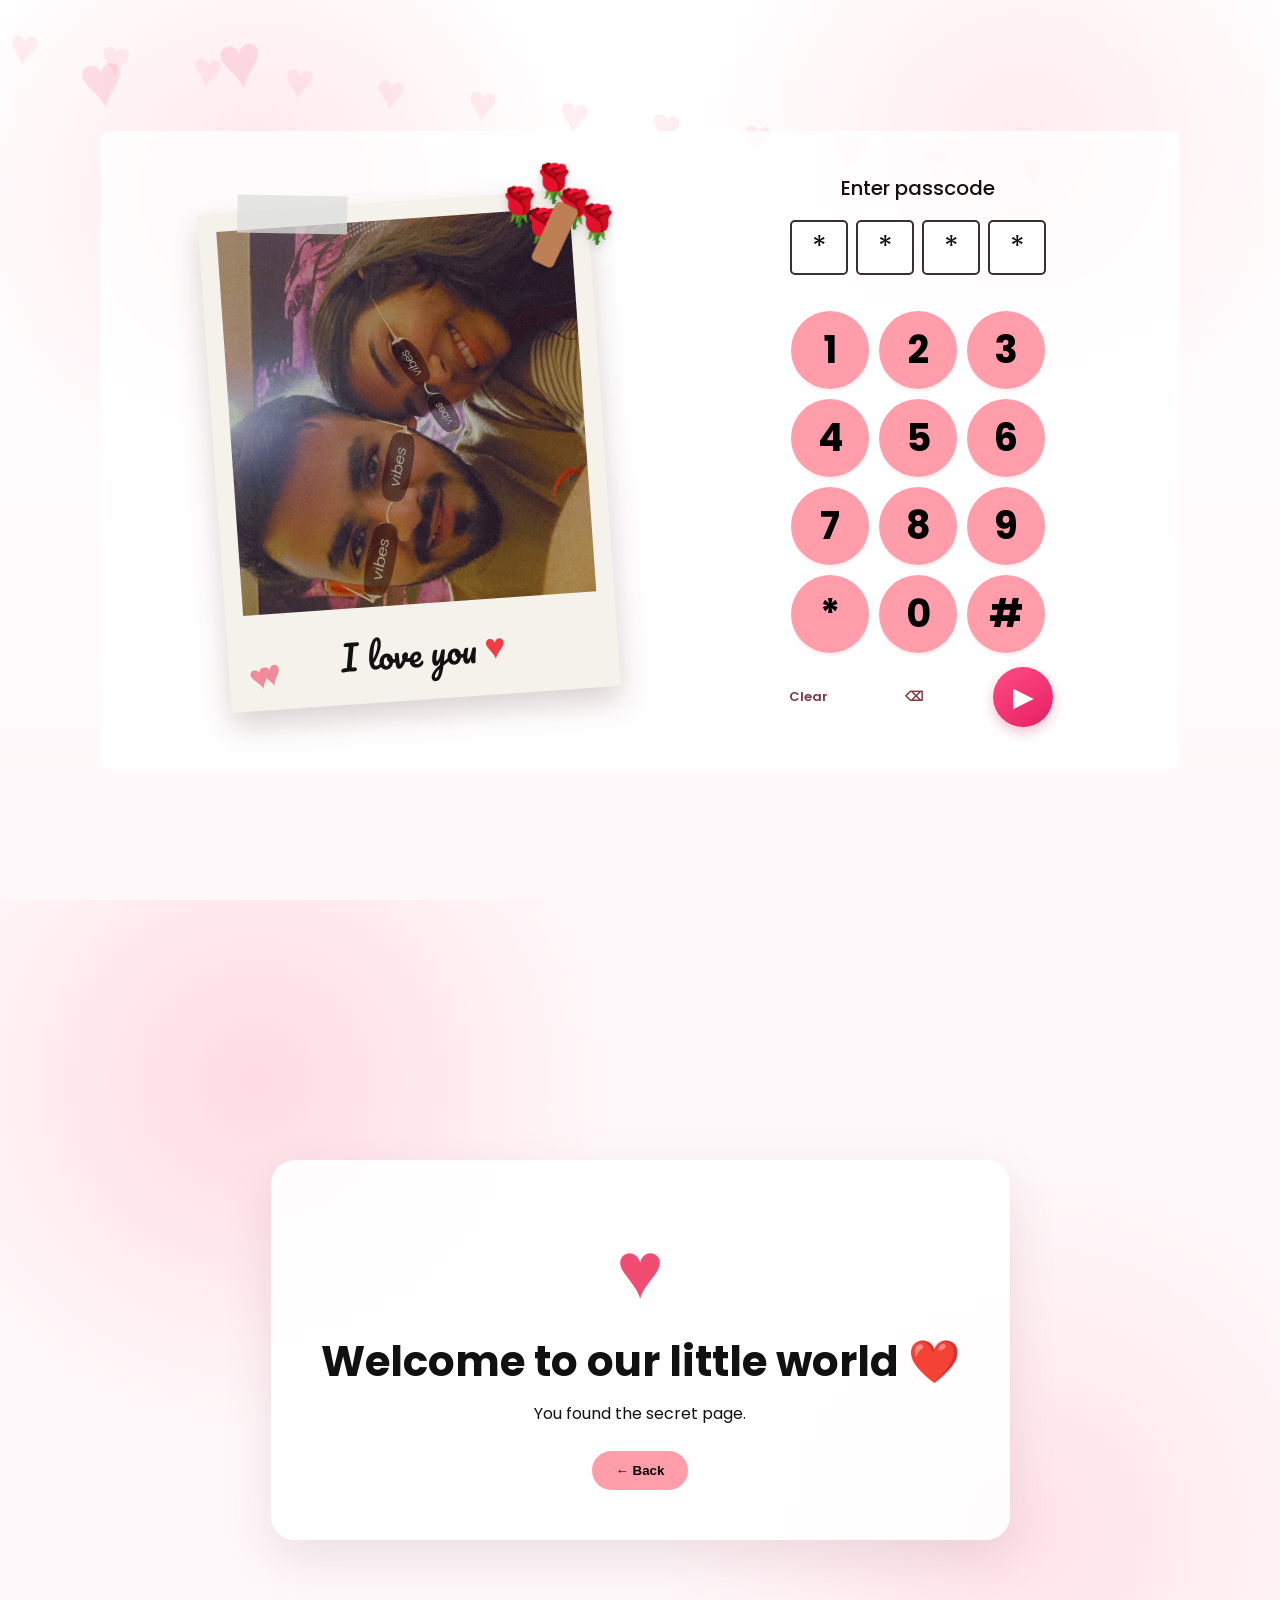
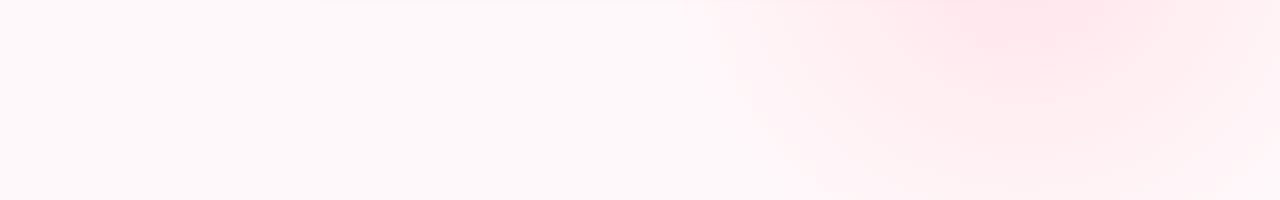
<file: index.html>
<!DOCTYPE html>
<html lang="en">
<head>
  <meta charset="UTF-8" />
  <meta name="viewport" content="width=device-width, initial-scale=1.0, maximum-scale=1.0, user-scalable=no" />
  <title>Our Little Secret ❤️</title>
  <link rel="preconnect" href="https://fonts.googleapis.com">
  <link rel="preconnect" href="https://fonts.gstatic.com" crossorigin>
  <link href="https://fonts.googleapis.com/css2?family=Pacifico&family=Poppins:wght@400;500;600;700&display=swap" rel="stylesheet">
  <link rel="stylesheet" href="style.css" />
</head>
<body>
  <div class="heart-bg" aria-hidden="true"></div>

  <main class="screen">
    <section class="card">
      <div class="photo-side">
        <div class="polaroid">
          <div class="tape"></div>
          <div class="bouquet" aria-hidden="true">
            <span>🌹</span><span>🌹</span><span>🌹</span><span>🌹</span><span>🌹</span>
            <i></i>
          </div>
          <img src="couple-photo.jpeg" alt="Our photo" />
          <div class="caption">
            <span class="little-hearts">♥ ♥</span>
            <span>I love you</span><span class="red-heart">♥</span>
          </div>
        </div>
      </div>

      <div class="passcode-side">
        <h1>Enter passcode</h1>

        <div class="dots" aria-label="Passcode">
          <div class="dot-box" id="dot0">*</div>
          <div class="dot-box" id="dot1">*</div>
          <div class="dot-box" id="dot2">*</div>
          <div class="dot-box" id="dot3">*</div>
        </div>

        <p class="message" id="message" aria-live="polite"></p>

        <div class="keypad">
          <button class="key" data-key="1">1</button>
          <button class="key" data-key="2">2</button>
          <button class="key" data-key="3">3</button>
          <button class="key" data-key="4">4</button>
          <button class="key" data-key="5">5</button>
          <button class="key" data-key="6">6</button>
          <button class="key" data-key="7">7</button>
          <button class="key" data-key="8">8</button>
          <button class="key" data-key="9">9</button>
          <button class="key symbol" data-key="*">*</button>
          <button class="key" data-key="0">0</button>
          <button class="key symbol" data-key="#">#</button>
        </div>

        <div class="actions">
          <button id="clearBtn" class="small-action">Clear</button>
          <button id="backBtn" class="small-action">⌫</button>
          <button id="enterBtn" class="enter-btn" aria-label="Enter">▶</button>
        </div>
      </div>
    </section>
  </main>

  <section id="secretPage" class="secret-page" hidden>
    <div class="secret-content">
      <div class="big-heart">♥</div>
      <h2>Welcome to our little world ❤️</h2>
      <p>You found the secret page.</p>
      <button id="backToLock" class="return-btn">← Back</button>
    </div>
  </section>

  <script src="script.js"></script>
</body>
</html>
</file>
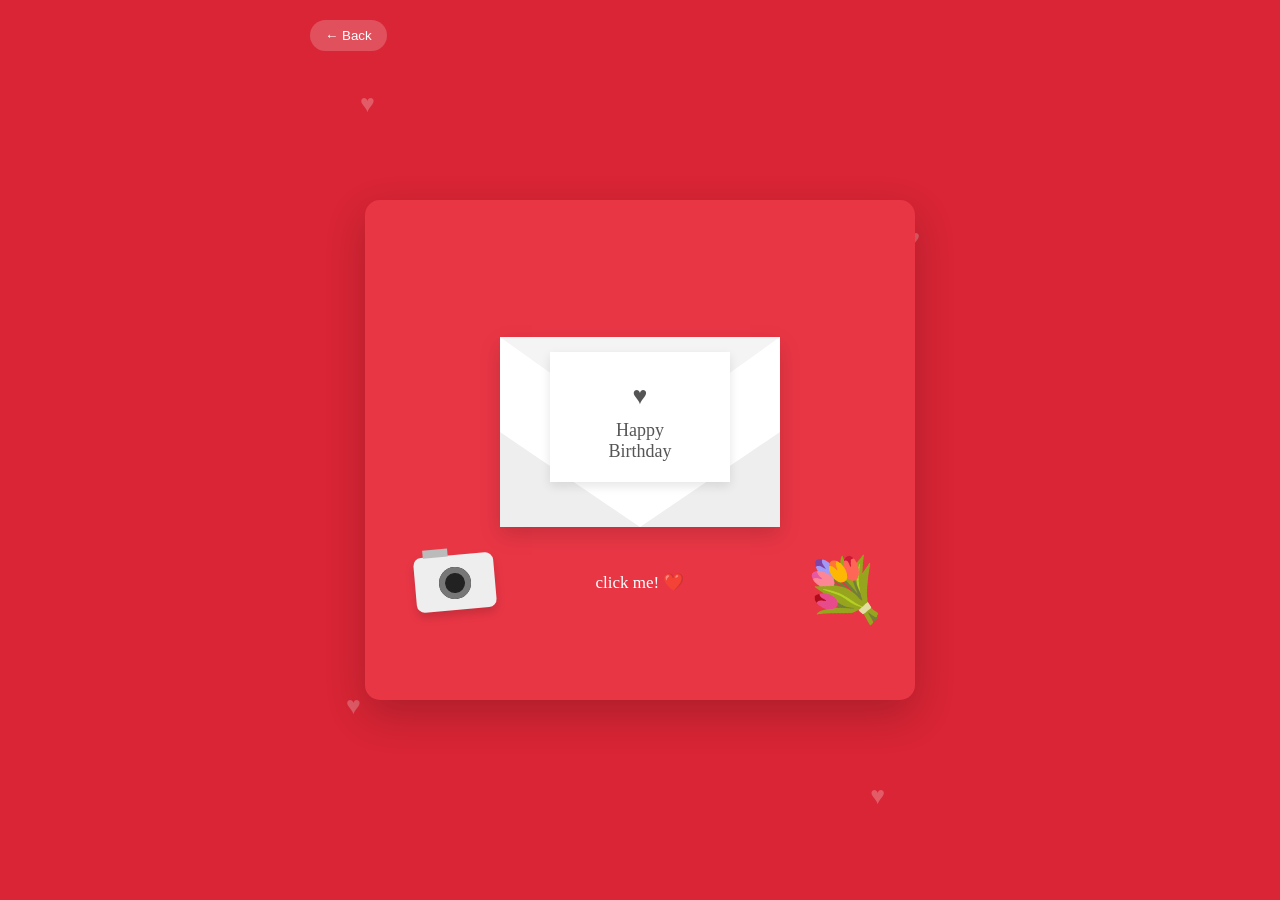
<file: page2.html>
<!DOCTYPE html>
<html lang="en">
<head>
  <meta charset="UTF-8">
  <meta name="viewport" content="width=device-width, initial-scale=1.0">

  <title>Happy Birthday ❤️</title>

  <style>
    * {
      box-sizing: border-box;
      margin: 0;
      padding: 0;
    }

    body {
      min-height: 100vh;
      background: #d92535;
      font-family: Georgia, serif;
      overflow: hidden;
      display: flex;
      justify-content: center;
      align-items: center;
    }

    .page {
      width: 100%;
      max-width: 700px;
      min-height: 100vh;
      position: relative;
      display: flex;
      justify-content: center;
      align-items: center;
    }

    /* Hearts in the background */
    .heart {
      position: absolute;
      color: rgba(255, 255, 255, 0.25);
      font-size: 25px;
      animation: float 5s infinite ease-in-out;
    }

    .h1 { top: 10%; left: 10%; }
    .h2 { top: 25%; right: 10%; }
    .h3 { bottom: 20%; left: 8%; }
    .h4 { bottom: 10%; right: 15%; }
    .h5 { top: 45%; left: 20%; }
    .h6 { top: 60%; right: 20%; }

    @keyframes float {
      0%, 100% {
        transform: translateY(0);
      }

      50% {
        transform: translateY(-15px);
      }
    }

    /* Main birthday card */
    .birthday-card {
      position: relative;
      width: 90%;
      max-width: 550px;
      min-height: 500px;
      background: #e93645;
      border-radius: 15px;
      display: flex;
      flex-direction: column;
      justify-content: center;
      align-items: center;
      box-shadow: 0 15px 40px rgba(0,0,0,0.2);
    }

    /* Envelope */
    .envelope {
      width: 280px;
      height: 190px;
      background: #fff;
      position: relative;
      margin-top: 30px;
      box-shadow: 0 8px 20px rgba(0,0,0,0.15);
    }

    .envelope::before {
      content: "";
      position: absolute;
      top: 0;
      left: 0;
      border-left: 140px solid transparent;
      border-right: 140px solid transparent;
      border-top: 100px solid #f4f4f4;
      z-index: 2;
    }

    .envelope::after {
      content: "";
      position: absolute;
      bottom: 0;
      left: 0;
      border-left: 140px solid #eeeeee;
      border-top: 95px solid transparent;
      border-right: 140px solid #eeeeee;
    }

    /* Birthday paper */
    .letter {
      position: absolute;
      z-index: 5;
      top: 15px;
      left: 50%;
      transform: translateX(-50%);
      width: 180px;
      height: 130px;
      background: white;
      padding: 30px 10px;
      text-align: center;
      color: #555;
      font-size: 18px;
      box-shadow: 0 4px 10px rgba(0,0,0,.1);
    }

    .letter span {
      display: block;
      font-size: 25px;
      margin-bottom: 10px;
    }

    /* Camera */
    .camera {
      position: absolute;
      left: 50px;
      bottom: 90px;
      width: 80px;
      height: 55px;
      background: #eee;
      border-radius: 8px;
      transform: rotate(-5deg);
      box-shadow: 0 5px 10px rgba(0,0,0,.15);
    }

    .camera::before {
      content: "";
      position: absolute;
      width: 32px;
      height: 32px;
      background: #222;
      border-radius: 50%;
      left: 24px;
      top: 12px;
      box-shadow: inset 0 0 0 6px #777;
    }

    .camera::after {
      content: "";
      position: absolute;
      width: 25px;
      height: 8px;
      background: #bbb;
      top: -7px;
      left: 10px;
    }

    /* Flowers */
    .flowers {
      position: absolute;
      right: 30px;
      bottom: 70px;
      font-size: 65px;
      transform: rotate(-10deg);
    }

    .flower-text {
      position: absolute;
      right: 35px;
      bottom: 45px;
      font-size: 30px;
    }

    /* Click text */
    .click {
      margin-top: 45px;
      color: white;
      font-size: 17px;
      cursor: pointer;
      animation: pulse 1.5s infinite;
    }

    @keyframes pulse {
      0%, 100% {
        opacity: 1;
      }

      50% {
        opacity: .5;
      }
    }

    /* Back button */
    .back {
      position: absolute;
      top: 20px;
      left: 20px;
      border: none;
      background: rgba(255,255,255,.2);
      color: white;
      padding: 8px 15px;
      border-radius: 20px;
      cursor: pointer;
    }

    @media(max-width: 500px) {

      .envelope {
        width: 230px;
        height: 160px;
      }

      .envelope::before {
        border-left-width: 115px;
        border-right-width: 115px;
        border-top-width: 80px;
      }

      .envelope::after {
        border-left-width: 115px;
        border-right-width: 115px;
        border-top-width: 80px;
      }

      .letter {
        width: 150px;
        height: 110px;
        font-size: 15px;
      }

      .camera {
        left: 25px;
        bottom: 80px;
        transform: scale(.7);
      }

      .flowers {
        right: 15px;
        bottom: 70px;
        font-size: 45px;
      }
    }
  </style>
</head>

<body>

  <div class="page">

    <div class="heart h1">♥️</div>
    <div class="heart h2">♥️</div>
    <div class="heart h3">♥️</div>
    <div class="heart h4">♥️</div>
    <div class="heart h5">♥️</div>
    <div class="heart h6">♥️</div>

    <button class="back" onclick="window.location.href='index.html'">
      ← Back
    </button>

    <div class="birthday-card">

      <div class="envelope">

        <div class="letter">
          <span>♥️</span>
          Happy<br>
          Birthday
        </div>

      </div>

      <div class="camera"></div>

      <div class="flowers">💐</div>

      <div class="click" onclick="showMessage()">
        click me! ❤️
      </div>

    </div>

  </div>

  <script>
    function showMessage() {
      alert("Happy Birthday! ❤️ I hope you have the most beautiful day!");
    }
  </script>

</body>
</html>
</file>
<file: style.css>
* { box-sizing: border-box; }

:root {
  --pink: #ff9eaa;
  --pink-dark: #ef7182;
  --ink: #111;
  --soft-white: rgba(255,255,255,.92);
}

html, body {
  margin: 0;
  min-height: 100%;
  font-family: "Poppins", sans-serif;
  color: var(--ink);
}

body {
  min-height: 100vh;
  overflow-x: hidden;
  background: #fff;
}

.heart-bg {
  position: fixed;
  inset: 0;
  z-index: -2;
  background:
    radial-gradient(circle at 20% 20%, rgba(255, 173, 189, .28), transparent 25%),
    radial-gradient(circle at 80% 15%, rgba(255, 188, 202, .28), transparent 25%),
    linear-gradient(#fff 0%, #fff8fa 100%);
  overflow: hidden;
}

.heart-bg::before {
  content: "♥  ♥   ♥     ♥  ♥    ♥  ♥   ♥     ♥    ♥   ♥    ♥     ♥  ♥   ♥     ♥  ♥    ♥";
  position: absolute;
  inset: -10%;
  color: rgba(244, 116, 145, .20);
  font-size: clamp(30px, 5vw, 70px);
  line-height: 1.8;
  letter-spacing: 18px;
  transform: rotate(-8deg) scale(1.2);
  word-spacing: 25px;
  white-space: normal;
}

.heart-bg::after {
  content: "♥   ♥      ♥   ♥    ♥       ♥   ♥      ♥     ♥   ♥       ♥     ♥    ♥";
  position: absolute;
  inset: 8% -10%;
  color: rgba(247, 132, 155, .13);
  font-size: clamp(22px, 4vw, 55px);
  line-height: 2.1;
  letter-spacing: 24px;
  transform: rotate(7deg);
}

.screen {
  min-height: 100vh;
  display: grid;
  place-items: center;
  padding: 38px 22px;
}

.card {
  width: min(1080px, 96vw);
  min-height: 620px;
  display: grid;
  grid-template-columns: 1.1fr .9fr;
  align-items: center;
  gap: 35px;
  padding: 42px 48px;
  background: rgba(255,255,255,.76);
  backdrop-filter: blur(5px);
  border-radius: 8px;
}

.photo-side {
  display: grid;
  place-items: center;
  min-height: 520px;
}

.polaroid {
  position: relative;
  width: min(390px, 82vw);
  background: #f5f1eb;
  padding: 18px 18px 0;
  box-shadow: 0 14px 30px rgba(75, 35, 35, .20);
  transform: rotate(-4deg);
}

.polaroid img {
  display: block;
  width: 100%;
  height: 385px;
  object-fit: cover;
  object-position: center;
  background: #ddd;
}

.tape {
  position: absolute;
  z-index: 5;
  width: 110px;
  height: 38px;
  left: 40px;
  top: -13px;
  background: rgba(221, 224, 220, .76);
  transform: rotate(5deg);
}

.caption {
  min-height: 96px;
  display: flex;
  align-items: center;
  justify-content: center;
  gap: 7px;
  font-family: "Pacifico", cursive;
  font-size: clamp(24px, 3vw, 34px);
  color: #111;
  position: relative;
}

.red-heart {
  color: #f23c43;
  font-family: sans-serif;
  font-size: 1.05em;
}

.little-hearts {
  position: absolute;
  left: 2px;
  bottom: 13px;
  color: #f18b9b;
  font-family: sans-serif;
  font-size: 36px;
  transform: rotate(-12deg);
  letter-spacing: -10px;
}

.bouquet {
  position: absolute;
  z-index: 4;
  right: -29px;
  top: -40px;
  width: 120px;
  height: 110px;
  transform: rotate(5deg);
  filter: drop-shadow(0 5px 5px rgba(0,0,0,.15));
}

.bouquet span {
  position: absolute;
  font-size: 37px;
}
.bouquet span:nth-child(1) { left: 34px; top: 5px; }
.bouquet span:nth-child(2) { left: 0; top: 29px; }
.bouquet span:nth-child(3) { left: 55px; top: 30px; }
.bouquet span:nth-child(4) { left: 24px; top: 50px; }
.bouquet span:nth-child(5) { left: 78px; top: 45px; }
.bouquet i {
  position: absolute;
  width: 24px;
  height: 65px;
  background: #bd8054;
  left: 47px;
  top: 52px;
  transform: rotate(24deg);
  border-radius: 5px;
}

.passcode-side {
  display: flex;
  flex-direction: column;
  align-items: center;
}

.passcode-side h1 {
  margin: 0 0 17px;
  font-size: 20px;
  font-weight: 500;
}

.dots {
  display: flex;
  gap: 8px;
  margin-bottom: 9px;
}

.dot-box {
  width: 58px;
  height: 55px;
  display: grid;
  place-items: center;
  border: 2px solid #333;
  border-radius: 5px;
  background: rgba(255,255,255,.82);
  font-size: 30px;
  line-height: 1;
}

.message {
  height: 24px;
  margin: 0 0 3px;
  color: #d73c52;
  font-size: 13px;
  font-weight: 600;
}

.keypad {
  display: grid;
  grid-template-columns: repeat(3, 78px);
  gap: 10px;
  justify-content: center;
}

.key {
  width: 78px;
  height: 78px;
  border: 0;
  border-radius: 50%;
  background: var(--pink);
  color: #000;
  font: 700 38px/1 "Poppins", sans-serif;
  cursor: pointer;
  -webkit-tap-highlight-color: transparent;
  box-shadow: 0 3px 0 rgba(205, 88, 105, .08);
  transition: transform .08s ease, filter .12s ease;
}

.key:active {
  transform: scale(.92);
  filter: brightness(.96);
}

.actions {
  width: 270px;
  display: flex;
  justify-content: space-between;
  align-items: center;
  margin-top: 14px;
}

.small-action {
  border: 0;
  background: transparent;
  color: #7c3b45;
  font: 600 13px "Poppins", sans-serif;
  cursor: pointer;
}

.enter-btn {
  width: 60px;
  height: 60px;
  border: 0;
  border-radius: 50%;
  background: linear-gradient(145deg, #ff4d86, #e51f62);
  color: #fff;
  font-size: 27px;
  box-shadow: 0 5px 12px rgba(213, 39, 97, .28);
  cursor: pointer;
}

.secret-page {
  min-height: 100vh;
  display: grid;
  place-items: center;
  padding: 30px;
  background:
    radial-gradient(circle at 20% 20%, rgba(255, 157, 179, .32), transparent 28%),
    radial-gradient(circle at 80% 70%, rgba(255, 173, 192, .28), transparent 30%),
    #fff8fa;
  text-align: center;
}

.secret-content {
  background: rgba(255,255,255,.9);
  padding: 50px;
  border-radius: 24px;
  box-shadow: 0 18px 50px rgba(100, 40, 55, .12);
}

.big-heart {
  color: #f14d72;
  font-size: 80px;
}

.secret-content h2 {
  margin: 0 0 8px;
  font-size: clamp(25px, 5vw, 42px);
}

.secret-content p {
  margin: 0 0 25px;
}

.return-btn {
  border: 0;
  border-radius: 999px;
  padding: 12px 24px;
  background: #ff9eaa;
  font-weight: 700;
  cursor: pointer;
}

@media (max-width: 760px) {
  .screen {
    padding: 20px 12px;
  }

  .card {
    width: 100%;
    grid-template-columns: 1fr;
    gap: 8px;
    padding: 28px 12px 35px;
  }

  .photo-side {
    min-height: auto;
    padding-top: 18px;
    padding-bottom: 10px;
  }

  .polaroid {
    width: min(340px, 86vw);
  }

  .polaroid img {
    height: min(330px, 80vw);
  }

  .passcode-side h1 {
    font-size: 18px;
  }

  .keypad {
    grid-template-columns: repeat(3, 70px);
    gap: 9px;
  }

  .key {
    width: 70px;
    height: 70px;
    font-size: 33px;
  }

  .actions {
    width: 245px;
  }
}
</file>
